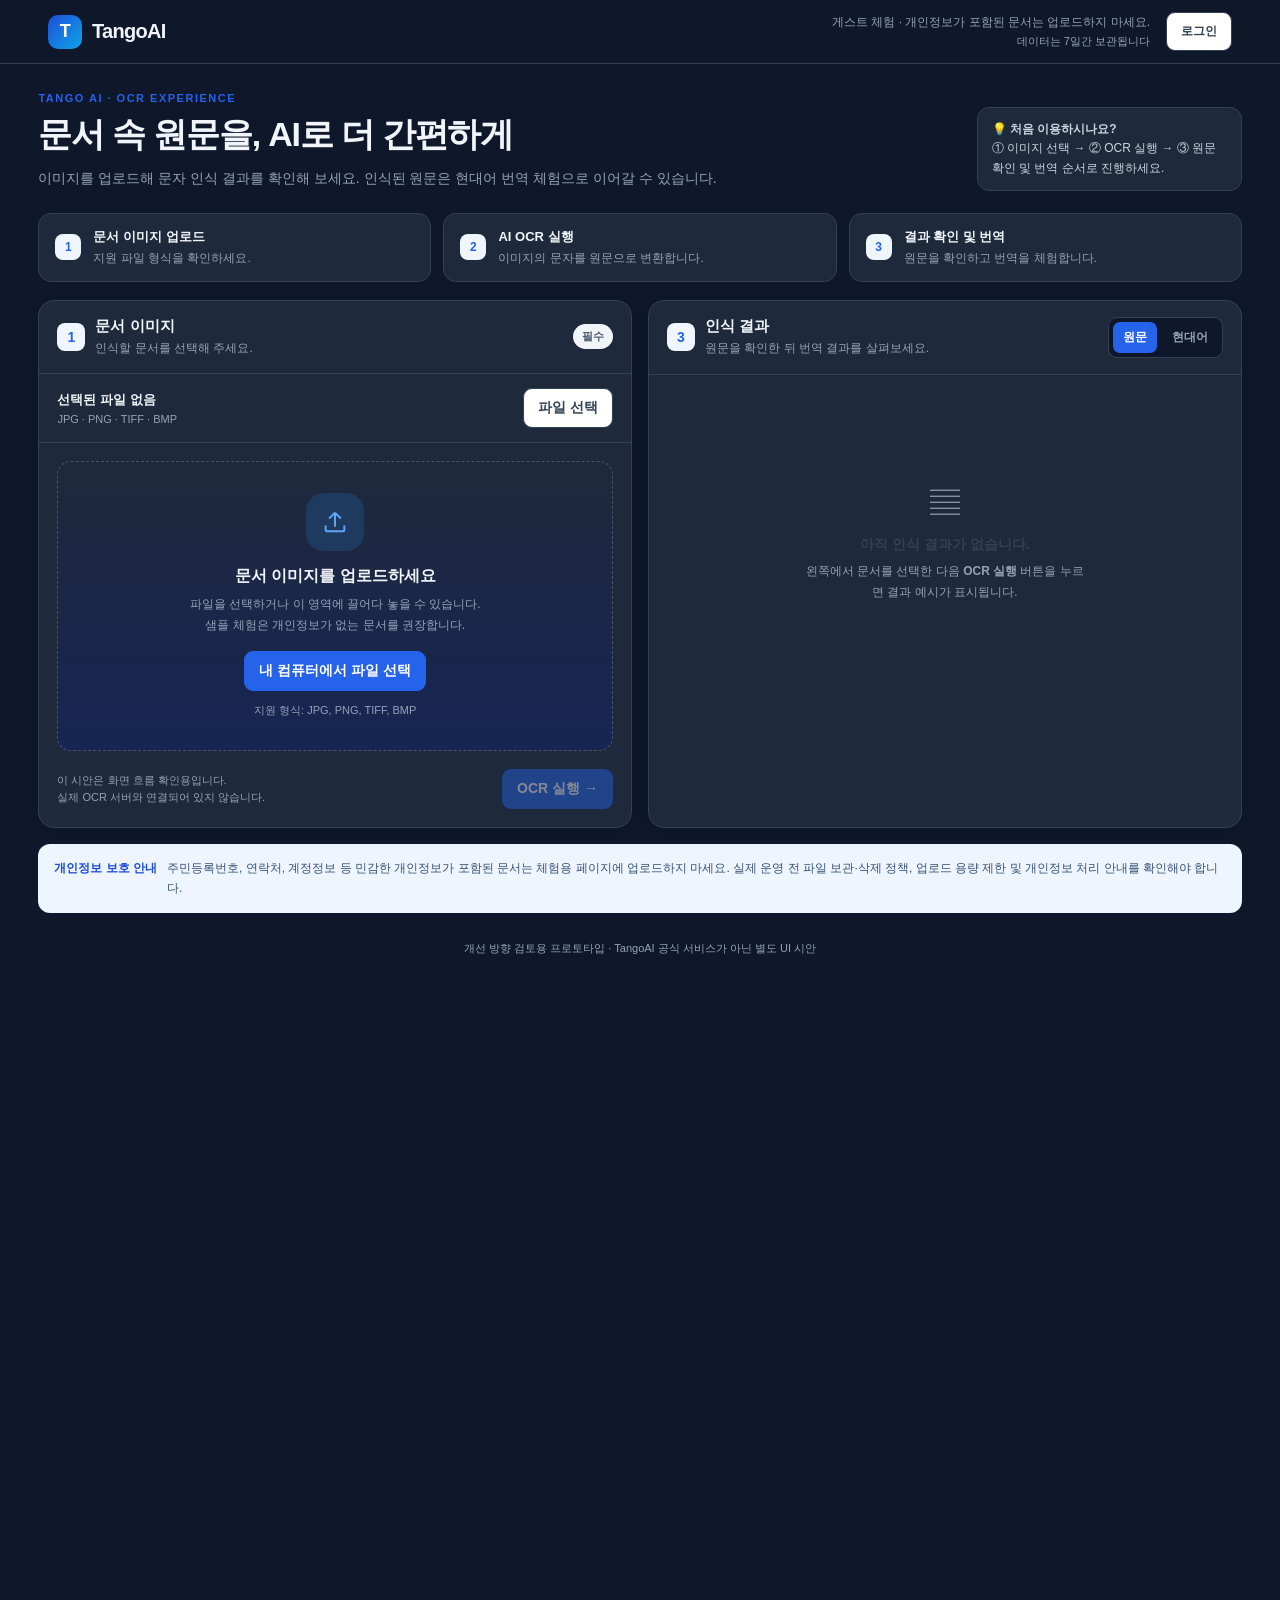
<file: index.html>
<!DOCTYPE html>
<html lang="ko">
<head>
  <meta charset="UTF-8">
  <meta name="viewport" content="width=device-width, initial-scale=1.0">
  <title>탱고 홈페이지 개선 시안</title>
  <meta http-equiv="refresh" content="0; url=./tango_prototype_01.html">
</head>
<body>
  <p>탱고 홈페이지 개선 시안으로 이동합니다.</p>
  <p><a href="./tango_prototype_01.html">시안 열기</a></p>
</body>
</html>
</file>
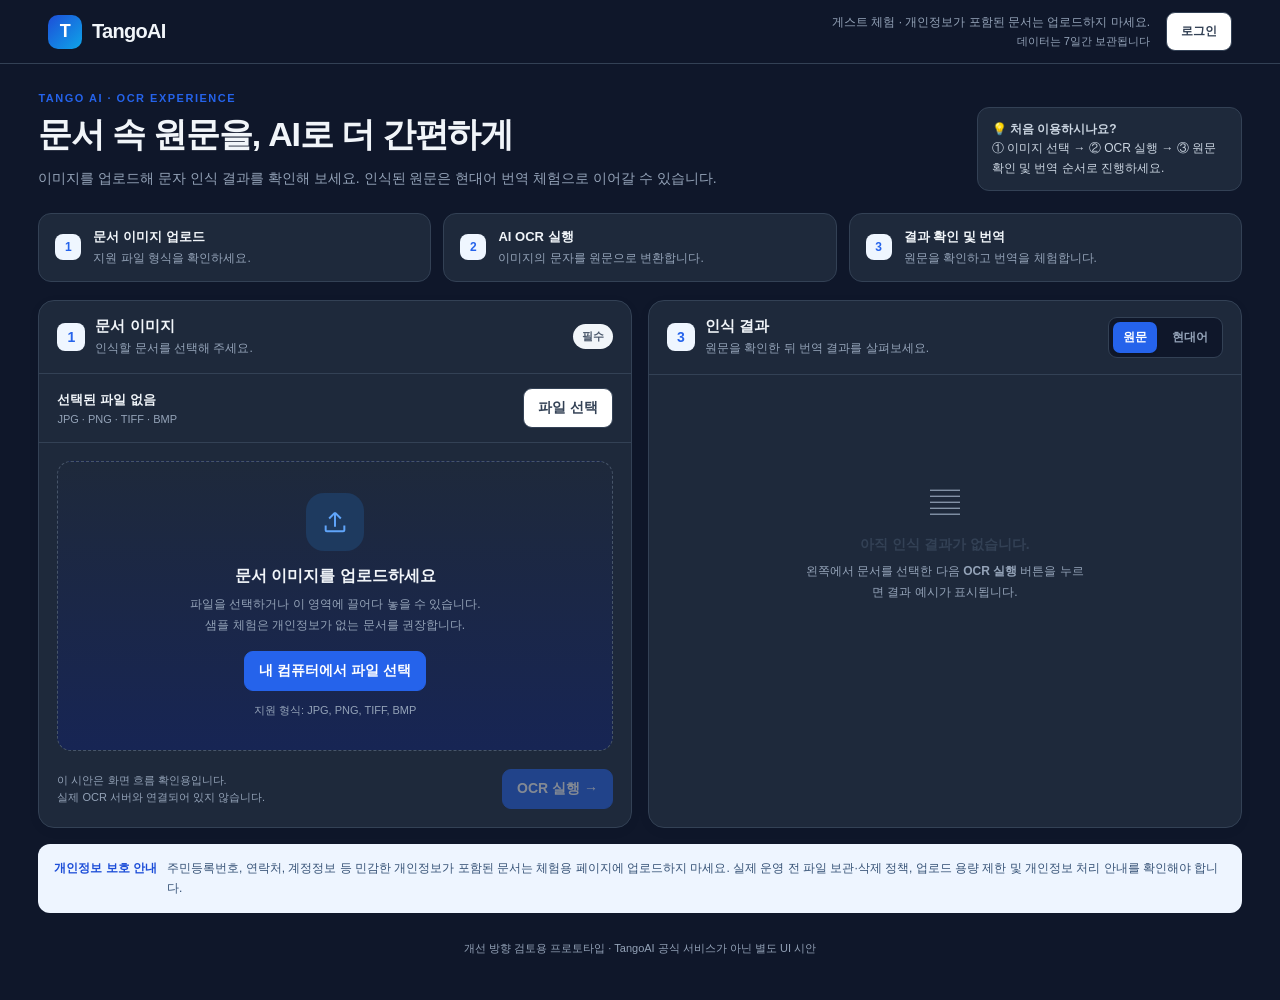
<file: tango_prototype_01.html>
<!DOCTYPE html>
<html lang="ko">
<head>
<meta charset="UTF-8">
<meta name="viewport" content="width=device-width, initial-scale=1.0">
<title>TangoAI OCR 체험 개선 시안</title>
<link rel="stylesheet" href="./css/style.css">
</head>
<body>
<header class="topbar">
  <div class="brand">
    <div class="logo">T</div>
    <div><span>Tango</span><em>AI</em></div>
  </div>

  <div class="topright">
    <div class="guest-info">
      <span class="guest">게스트 체험 · 개인정보가 포함된 문서는 업로드하지 마세요.</span>
      <span class="retention">데이터는 7일간 보관됩니다</span>
    </div>
    <button class="btn" id="loginBtn">로그인</button>
  </div>
</header>
<main>
  <section class="intro">
    <div><div class="eyebrow">TANGO AI · OCR EXPERIENCE</div><h1>문서 속 원문을, AI로 더 간편하게</h1><p>이미지를 업로드해 문자 인식 결과를 확인해 보세요. 인식된 원문은 현대어 번역 체험으로 이어갈 수 있습니다.</p></div>
    <div class="tip">💡 <b>처음 이용하시나요?</b><br>① 이미지 선택 → ② OCR 실행 → ③ 원문 확인 및 번역 순서로 진행하세요.</div>
  </section>
  <section class="steps" aria-label="이용 순서">
    <div class="step"><div class="stepnum">1</div><div><strong>문서 이미지 업로드</strong><small>지원 파일 형식을 확인하세요.</small></div></div>
    <div class="step"><div class="stepnum">2</div><div><strong>AI OCR 실행</strong><small>이미지의 문자를 원문으로 변환합니다.</small></div></div>
    <div class="step"><div class="stepnum">3</div><div><strong>결과 확인 및 번역</strong><small>원문을 확인하고 번역을 체험합니다.</small></div></div>
  </section>
  <section class="workspace">
    <article class="card">
      <div class="cardhead"><div class="cardtitle"><span class="number">1</span><div><h2>문서 이미지</h2><p>인식할 문서를 선택해 주세요.</p></div></div><span class="tag">필수</span></div>
      <div class="uploadbar"><div class="fileinfo"><strong id="fileName">선택된 파일 없음</strong><small id="fileMeta">JPG · PNG · TIFF · BMP</small></div><button class="btn" id="chooseBtn">파일 선택</button><input id="fileInput" type="file" accept="image/jpeg,image/png,image/tiff,image/bmp" hidden></div>
      <div class="uploadarea" id="dropArea"><div class="uploadicon"><svg width="28" height="28" viewBox="0 0 24 24" fill="none" stroke="currentColor" stroke-width="1.7"><path d="M12 16V4m0 0L7 9m5-5 5 5"/><path d="M4 15v4a1 1 0 0 0 1 1h14a1 1 0 0 0 1-1v-4"/></svg></div><h3>문서 이미지를 업로드하세요</h3><p>파일을 선택하거나 이 영역에 끌어다 놓을 수 있습니다.<br>샘플 체험은 개인정보가 없는 문서를 권장합니다.</p><button class="btn primary" id="chooseBtn2">내 컴퓨터에서 파일 선택</button><div class="supported">지원 형식: JPG, PNG, TIFF, BMP</div></div>
      <div class="doc-preview" id="docPreview"><div class="paper"><h4>示範文書 · 문서 미리보기</h4><p>옛 문헌의 본문을 인식하여 원문 텍스트로 변환합니다.</p><p>文字認識 결과를 확인하고 필요한 경우 현대어 번역을 진행할 수 있습니다.</p><p class="faint">※ 실제 파일 미리보기 대신 표시되는 시안용 예시 문서입니다.</p></div></div>
      
<!-- 2번 AI OCR 처리 상태 -->
<div class="ocr-processing" id="ocrProcessing" aria-live="polite">
  <div class="processing-section-title">
    <span class="number">2</span>
    <div>
      <h3>AI OCR 실행</h3>
      <p>문서 이미지의 문자를 분석하고 텍스트로 변환합니다.</p>
    </div>
  </div>
  <div class="processing-header">
    <span class="processing-icon" id="processingIcon">◎</span>
    <div>
      <strong id="processingTitle">AI OCR 처리 준비</strong>
      <p id="processingMessage">문서 이미지 분석을 준비하고 있습니다.</p>
    </div>
    <span class="processing-percent" id="processingPercent">0%</span>
  </div>

  <div class="progress-track">
    <div class="progress-fill" id="progressFill"></div>
  </div>

  <div class="processing-steps">
    <div class="processing-step" id="ocrStep1">
      <span class="step-status">1</span>
      <span>이미지 분석</span>
      <span class="step-detail">대기</span>
    </div>
    <div class="processing-step" id="ocrStep2">
      <span class="step-status">2</span>
      <span>문자 영역 탐지</span>
      <span class="step-detail">대기</span>
    </div>
    <div class="processing-step" id="ocrStep3">
      <span class="step-status">3</span>
      <span>텍스트 변환</span>
      <span class="step-detail">대기</span>
    </div>
  </div>

  <p class="processing-notice">
    화면 흐름 시연용 진행 상태이며 실제 OCR 처리는 수행하지 않습니다.
  </p>
</div>
      <div class="actionrow"><small>이 시안은 화면 흐름 확인용입니다.<br>실제 OCR 서버와 연결되어 있지 않습니다.</small><button class="btn primary" id="ocrBtn" disabled>OCR 실행 →</button></div>
    </article>
    <article class="card">
      <div class="cardhead"><div class="cardtitle"><span class="number">3</span><div><h2>인식 결과</h2><p>원문을 확인한 뒤 번역 결과를 살펴보세요.</p></div></div><div class="resulttabs"><button class="tab active" data-tab="original">원문</button><button class="tab" data-tab="modern">현대어</button></div></div>
      <div class="resultbody">
        <div class="emptyresult" id="emptyResult"><div><div class="bigicon">▤</div><strong>아직 인식 결과가 없습니다.</strong><p>왼쪽에서 문서를 선택한 다음 <b>OCR 실행</b> 버튼을 누르면 결과 예시가 표시됩니다.</p></div></div>
        <div class="resultcontent" id="resultContent"><div class="resulttop"><span class="success" id="resultStatus">✓ 시안용 예시 결과</span><button class="btn" id="copyBtn">원문 복사</button></div><textarea class="resulttext" id="originalText" aria-label="원문 예시" spellcheck="false"></textarea><div class="translation" id="translationText"></div><p class="resultnote" id="resultNote">현재 표시되는 문구는 UI 시연을 위한 샘플 데이터이며 실제 OCR 결과가 아닙니다.</p><div style="display:flex;justify-content:flex-end;gap:8px;margin-top:12px"><button class="btn" id="translateBtn">현대어 번역 보기</button><button class="btn" id="downloadBtn">텍스트 다운로드</button></div></div>
      </div>
    </article>
  </section>
  <div class="bottomnote"><b>개인정보 보호 안내</b><span>주민등록번호, 연락처, 계정정보 등 민감한 개인정보가 포함된 문서는 체험용 페이지에 업로드하지 마세요. 실제 운영 전 파일 보관·삭제 정책, 업로드 용량 제한 및 개인정보 처리 안내를 확인해야 합니다.</span></div>
  <footer>개선 방향 검토용 프로토타입 · TangoAI 공식 서비스가 아닌 별도 UI 시안</footer>
</main>
<div class="toast" id="toast" role="status"></div>
<script src="./js/main.js"></script>
</body>
</html>
</file>
<file: css/style.css>
:root{
  --blue:#2563eb;
  --blue-dark:#1d4ed8;
  --ink:#f1f5f9;
  --muted:#94a3b8;
  --line:#334155;
  --bg:#0f172a;
  --panel:#1e293b;
  --soft:#1e3a5f;
  --green:#4ade80;
}
*{box-sizing:border-box}body{margin:0;background:var(--bg);font-family:Inter,"Malgun Gothic","Apple SD Gothic Neo",sans-serif;color:var(--ink);font-size:14px}
button,input,textarea{font:inherit}button{cursor:pointer}button:disabled{cursor:not-allowed;opacity:.45}
.topbar{height:64px;background:#0f172a;border-bottom:1px solid var(--line);display:flex;align-items:center;justify-content:space-between;padding:0 clamp(16px,4vw,48px);gap:16px}
.brand{display:flex;align-items:center;gap:10px;font-size:20px;font-weight:800;letter-spacing:-.7px}.logo{width:34px;height:34px;border-radius:10px;background:linear-gradient(135deg,#1d4ed8,#0ea5e9);display:grid;place-items:center;color:white;font-weight:900;font-size:18px}.brand span:last-child{color:#60a5fa}.brand em{font-style:normal;color:#f1f5f9}
.topright{display:flex;align-items:center;gap:12px;color:var(--muted);font-size:12px}
.btn{border:1px solid var(--line);background:#fff;color:#334155;border-radius:9px;padding:10px 14px;font-weight:650;transition:.15s}
.btn:hover{border-color:#93b4fa;background:#f8fbff}
.btn.primary{background:var(--blue);color:#fff;border-color:var(--blue)}
.btn.primary:hover{background:var(--blue-dark)}
.btn.ghost{background:transparent}

/* 현대어 탭 클릭 시 눌리는 시각 효과 */
.tab[data-tab="modern"]:active{
  transform:scale(0.97);
  opacity:0.8;
}
main{max-width:1440px;margin:0 auto;padding:28px clamp(16px,3vw,40px) 44px}
.intro {
  display: flex;
  justify-content: space-between;
  align-items: flex-end;
  gap: 24px;
  margin-bottom: 22px;
}

.intro > div:first-child {
  flex: 1;
  min-width: 0;
}

.eyebrow {
  color: var(--blue);
  font-weight: 800;
  font-size: 11px;
  letter-spacing: 1.5px;
  text-transform: uppercase;
  margin-bottom: 8px;
}

.intro h1 {
  font-size: clamp(25px, 3vw, 34px);
  letter-spacing: -1.2px;
  margin: 0 0 9px;
}

.intro p {
  margin: 0;
  color: var(--muted);
  line-height: 1.7;
  max-width: none;
}

.intro .tip {
  font-size: 12px;
  color:#cbd5e1;
  background:#1e293b;
  border:1px solid #334155;
  border-radius: 12px;
  padding: 12px 14px;
  max-width: 265px;
  line-height: 1.6;
  flex-shrink: 0;
}
.steps{display:grid;grid-template-columns:repeat(3,1fr);gap:12px;margin-bottom:18px}.step{display:flex;align-items:center;gap:12px;padding:14px 16px;border:1px solid var(--line);border-radius:13px;background:var(--panel)}.stepnum {
  width: 26px;
  height: 26px;
  border-radius: 8px;
  display: grid;
  place-items: center;
  background: #eff6ff;
  color: var(--blue);
  font-size: 12px;
  font-weight: 700;
  flex-shrink: 0;
}.step strong{display:block;font-size:13px;margin-bottom:3px}.step small{color:var(--muted);font-size:12px}
.workspace{display:grid;grid-template-columns:minmax(0,1fr) minmax(0,1fr);gap:16px;align-items:stretch}.card{background:var(--panel);border:1px solid var(--line);border-radius:16px;overflow:hidden;box-shadow:0 3px 14px rgba(15,23,42,.035);min-width:0}.cardhead{display:flex;align-items:center;justify-content:space-between;gap:12px;padding:16px 18px;border-bottom:1px solid var(--line)}.cardtitle{display:flex;align-items:center;gap:10px}.number{display:grid;place-items:center;width:28px;height:28px;border-radius:8px;background:#eff6ff;color:var(--blue);font-weight:800}.cardtitle h2{font-size:15px;margin:0}.cardtitle p{margin:4px 0 0;color:var(--muted);font-size:12px}.tag{border-radius:99px;background:#f1f5f9;padding:5px 9px;color:#475569;font-size:11px;font-weight:700}
.uploadbar{padding:14px 18px;display:flex;align-items:center;justify-content:space-between;gap:12px;border-bottom:1px solid #eef2f7}.fileinfo{min-width:0}.fileinfo strong{display:block;font-size:13px;overflow-wrap:anywhere}.fileinfo small{color:var(--muted);display:block;margin-top:4px;font-size:11px}.uploadarea{margin:18px;border:1.5px dashed #b8c9e6;border-radius:14px;min-height:290px;display:flex;flex-direction:column;align-items:center;justify-content:center;text-align:center;padding:24px;background:linear-gradient(180deg,#fbfdff,#f7faff);transition:.15s}.uploadarea.drag{background:#eaf2ff;border-color:var(--blue)}.uploadicon{width:58px;height:58px;border-radius:18px;background:#e8f0ff;color:var(--blue);display:grid;place-items:center;margin-bottom:15px}.uploadarea h3{font-size:16px;margin:0 0 7px}.uploadarea p{color:var(--muted);font-size:12px;line-height:1.7;margin:0 0 16px}.supported{font-size:11px;color:#94a3b8;margin-top:12px}.doc-preview{display:none;margin:18px;border:1px solid var(--line);border-radius:12px;background:#f8fafc;min-height:290px;padding:18px;align-items:center;justify-content:center}.paper{background:#fff;border:1px solid #d8d1c3;box-shadow:0 4px 18px #0f172a12;width:min(82%,320px);min-height:260px;padding:28px 24px;color:#6b6254;font-family:serif;line-height:1.95;transform:rotate(-.5deg)}.paper h4{text-align:center;margin:0 0 16px;font-size:15px}.paper p{font-size:12px;margin:0 0 10px}.paper .faint{opacity:.65}
/* 다크 테마 적용 */
.uploadbar {
  border-bottom-color: #334155;
}

.uploadarea {
  background: linear-gradient(180deg, #1e293b, #172554);
  border-color: #475569;
  color: #f1f5f9;
}

.uploadarea.drag {
  background: #1e3a5f;
  border-color: var(--blue);
}

.uploadicon {
  background: #1e3a5f;
  color: #60a5fa;
}

.doc-preview {
  background: #172033;
  border-color: #334155;
}
.actionrow{padding:0 18px 18px;display:flex;justify-content:space-between;align-items:center;gap:12px}.actionrow small{color:var(--muted);font-size:11px;line-height:1.5}
.resulttabs{
  display:flex;
  gap:5px;
  background:#0f172a;
  border:1px solid #334155;
  border-radius:9px;
  padding:4px;
}

.tab{
  border:0;
  background:transparent;
  padding:7px 10px;
  border-radius:7px;
  color:#94a3b8;
  font-size:12px;
  font-weight:700;
  transition:transform .15s, opacity .15s;
}

.tab:active{
  transform:scale(0.97);
  opacity:0.8;
}

.tab.active{
  background:#2563eb;
  color:#ffffff;
  box-shadow:0 1px 3px #00000030;
}

.resultbody{
  padding:18px;
}

.emptyresult{
  min-height:300px;
  display:flex;
  align-items:center;
  justify-content:center;
  text-align:center;
  color:var(--muted);
  padding:28px;
}

.emptyresult .bigicon{
  font-size:30px;
  margin-bottom:12px;
}

.emptyresult strong{
  display:block;
  color:#334155;
  margin-bottom:7px;
}

.emptyresult p{
  font-size:12px;
  line-height:1.7;
  max-width:280px;
  margin:0 auto;
}

.resultcontent{
  display:none;
}

.resulttop{
  display:flex;
  align-items:center;
  justify-content:space-between;
  margin-bottom:12px;
  gap:12px;
}

.success{
  font-size:12px;
  color:var(--green);
  font-weight:750;
}

.resulttext{
  width:100%;
  min-height:230px;
  border:1px solid var(--line);
  border-radius:10px;
  padding:14px;
  line-height:1.95;
  resize:vertical;
  color:#334155;
  background:#fff;
}

.resultnote{
  font-size:11px;
  color:var(--muted);
  line-height:1.6;
  margin:10px 0 0;
}

.translation{
  display:none;
  white-space:pre-wrap;
  line-height:1.9;
  border:1px solid var(--line);
  border-radius:10px;
  padding:14px;
  min-height:230px;
  color:#334155;
}
.bottomnote{margin-top:16px;display:flex;align-items:flex-start;gap:10px;padding:14px 16px;border-radius:12px;background:#eef5ff;color:#365276;font-size:12px;line-height:1.7}.bottomnote b{color:#1d4ed8;white-space:nowrap}
footer{margin-top:28px;text-align:center;color:#94a3b8;font-size:11px}
.toast{position:fixed;bottom:22px;left:50%;transform:translateX(-50%);background:#172033;color:#fff;padding:12px 18px;border-radius:10px;box-shadow:0 8px 30px #0f172a2e;font-size:13px;display:none;z-index:10}
@media(max-width:900px){.workspace{grid-template-columns:1fr}.intro{align-items:flex-start;flex-direction:column}.intro .tip{max-width:none}.steps{grid-template-columns:1fr}.topright .guest{display:none}}
@media(max-width:520px){.topbar{padding:0 14px}.topright{gap:6px}.topright .btn{padding:8px 10px}main{padding:20px 12px 32px}.uploadbar{align-items:flex-start;flex-direction:column}.actionrow{align-items:flex-start;flex-direction:column}.resulttabs{width:100%}.tab{flex:1}}
.topright {
  display: flex;
  align-items: center;
  gap: 16px;
}

.guest-info {
  display: flex;
  flex-direction: column;
  align-items: flex-end;
  gap: 3px;
}

.guest {
  font-size: 12px;
}

.retention {
  font-size: 11px;
  color: var(--muted);
}

/* AI OCR 처리 상태 */
.ocr-processing {
  display: none;
  margin: 0 18px 18px;
  padding: 18px;
  border: 1px solid #334155;
  border-radius: 12px;
  background: #172033;
}

.processing-header {
  display: flex;
  align-items: center;
  gap: 10px;
  margin-bottom: 14px;
}

.processing-icon {
  font-size: 25px;
  color: #60a5fa;
}

.processing-header > div {
  flex: 1;
  min-width: 0;
}

.processing-header strong {
  font-size: 13px;
}

.processing-header p {
  margin: 5px 0 0;
  color: #94a3b8;
  font-size: 12px;
}

.processing-percent {
  color: #60a5fa;
  font-size: 13px;
  font-weight: 700;
}

.progress-track {
  height: 7px;
  overflow: hidden;
  border-radius: 99px;
  background: #334155;
}

.progress-fill {
  width: 0%;
  height: 100%;
  border-radius: inherit;
  background: linear-gradient(90deg, #2563eb, #38bdf8);
  transition: width 0.35s ease;
}

.processing-steps {
  display: grid;
  gap: 8px;
  margin-top: 16px;
}

.processing-step {
  display: flex;
  align-items: center;
  gap: 9px;
  padding: 10px;
  border-radius: 8px;
  background: #1e293b;
  color: #94a3b8;
  font-size: 12px;
}

.step-status {
  display: grid;
  place-items: center;
  width: 23px;
  height: 23px;
  flex-shrink: 0;
  border-radius: 50%;
  background: #334155;
  color: #cbd5e1;
  font-weight: 700;
}

.step-detail {
  margin-left: auto;
  font-size: 11px;
}

.processing-step.active {
  color: #bfdbfe;
  background: #1e3a5f;
}

.processing-step.active .step-status {
  background: #2563eb;
  color: white;
}

.processing-step.done .step-status {
  background: #166534;
  color: white;
}

.processing-step.done .step-detail {
  color: #4ade80;
}

.processing-notice {
  margin: 12px 0 0;
  color: #94a3b8;
  font-size: 11px;
  line-height: 1.6;
}

/* 처리 중 문서 미리보기 블러 */
.doc-preview.processing .paper {
  filter: blur(1.5px);
  opacity: 0.72;
  transition: filter 0.3s ease, opacity 0.3s ease;
}

.processing-section-title {
  display: flex;
  align-items: center;
  gap: 12px;
  margin-bottom: 20px;
  padding-bottom: 16px;
  border-bottom: 1px solid #334155;
}

.processing-section-title .number {
  display: flex;
  align-items: center;
  justify-content: center;
  width: 30px;
  height: 30px;
  flex-shrink: 0;
  border-radius: 50%;
  background: #2563eb;
  color: #fff;
  font-size: 14px;
  font-weight: 700;
}

.processing-section-title h3 {
  margin: 0;
  color: #f1f5f9;
  font-size: 15px;
}

.processing-section-title p {
  margin: 5px 0 0;
  color: #94a3b8;
  font-size: 12px;
  line-height: 1.5;
}
</file>
